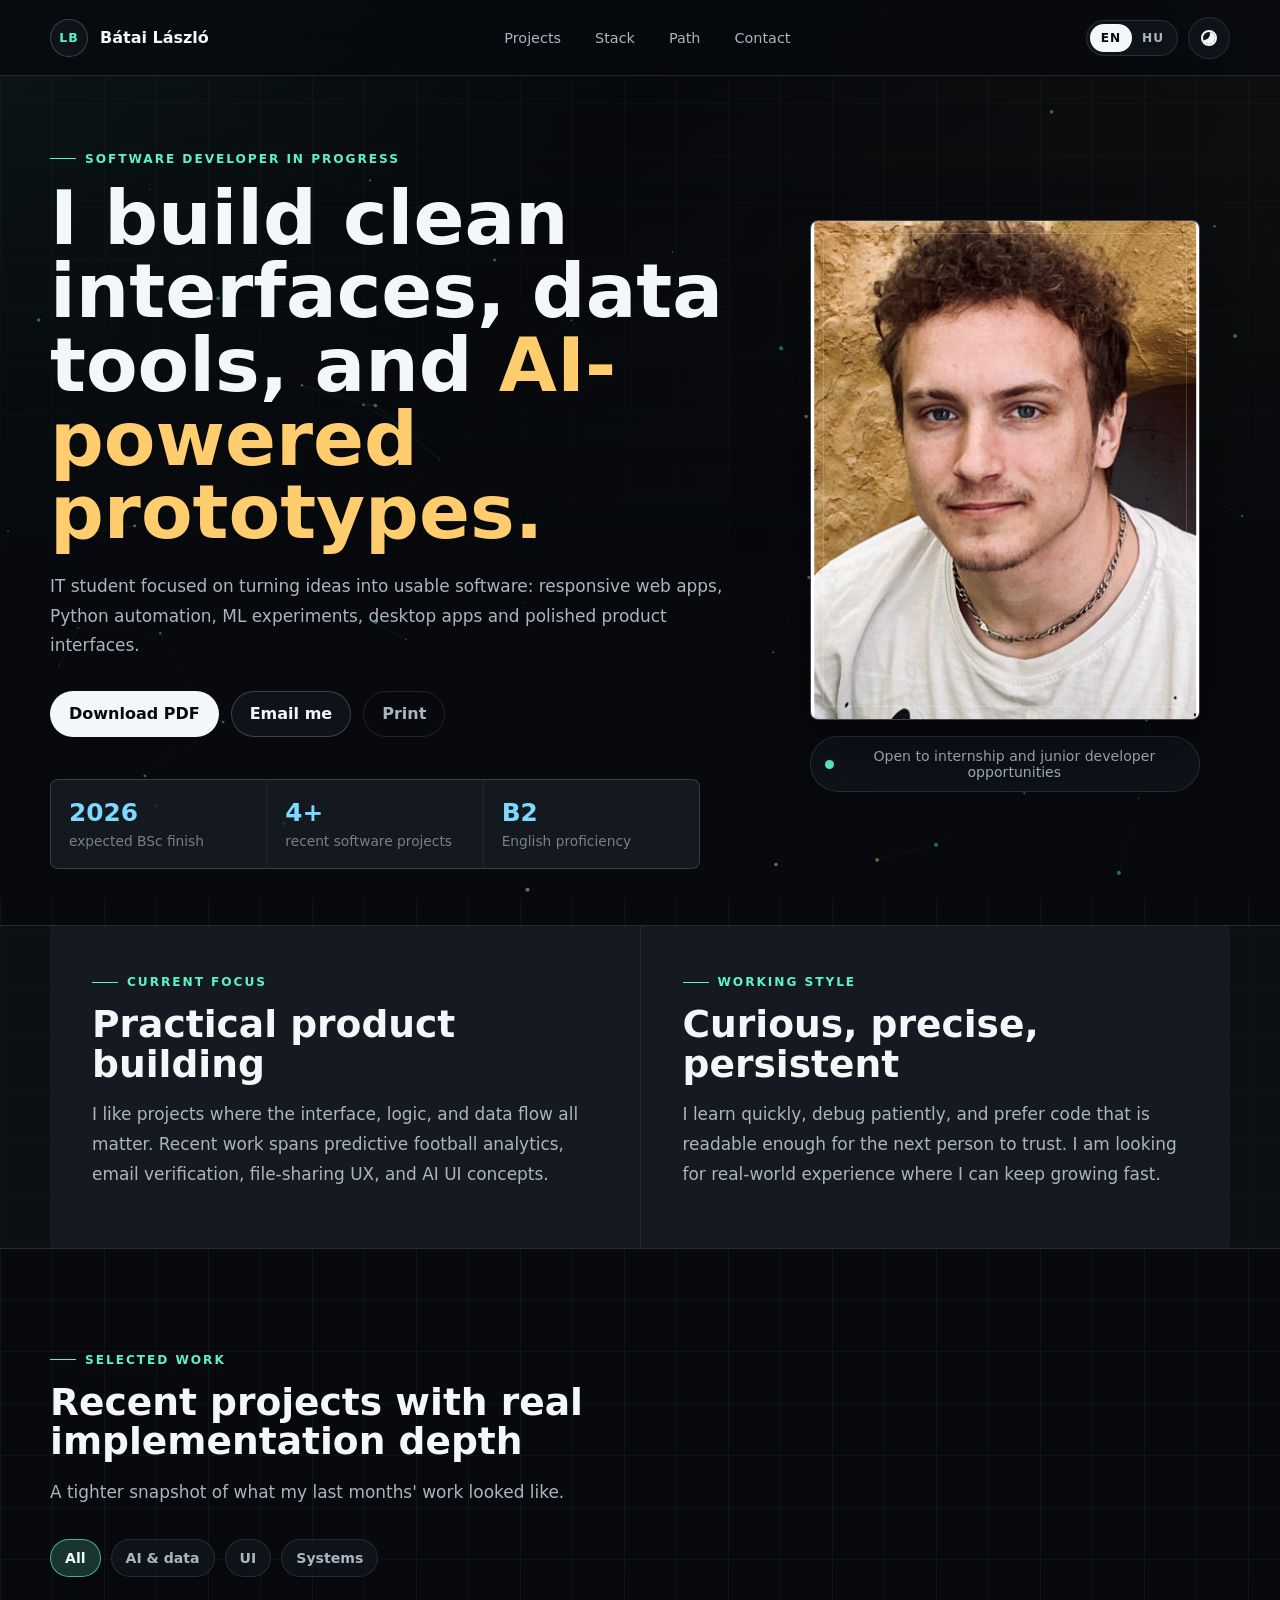
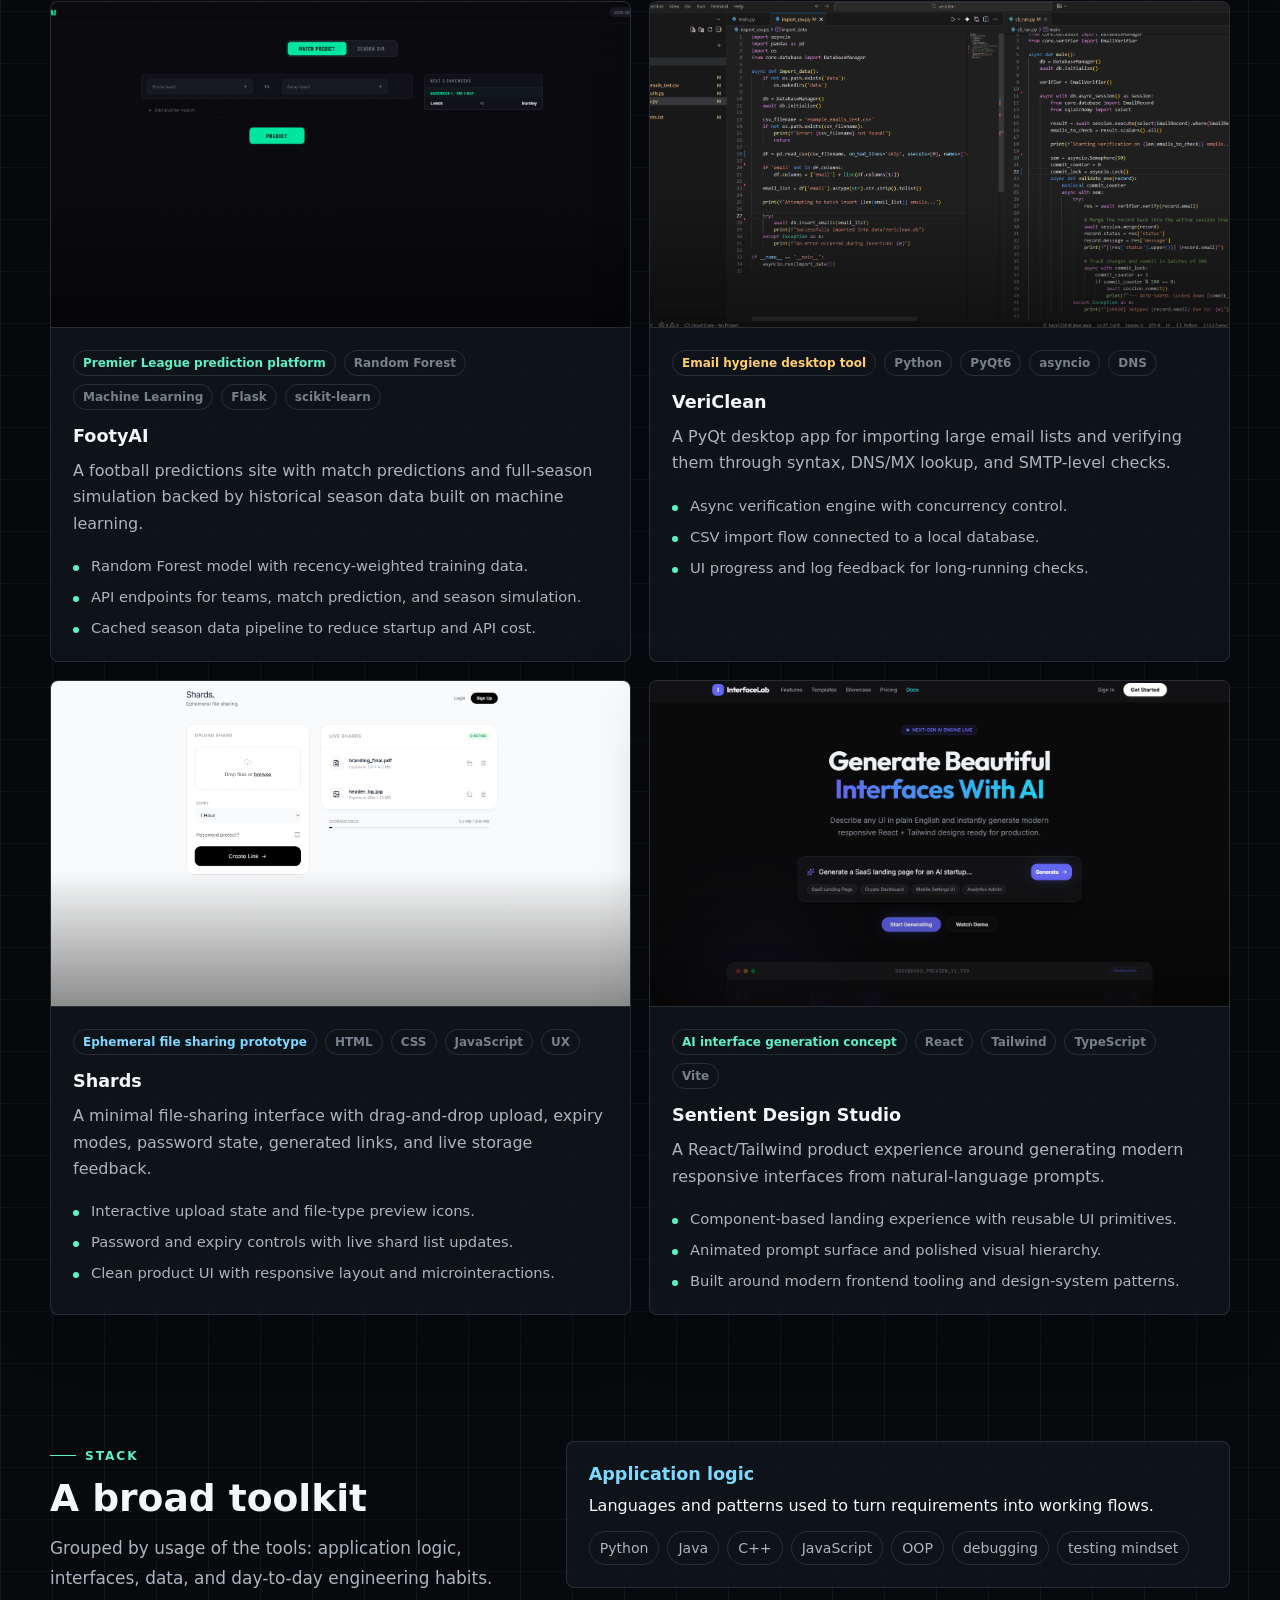
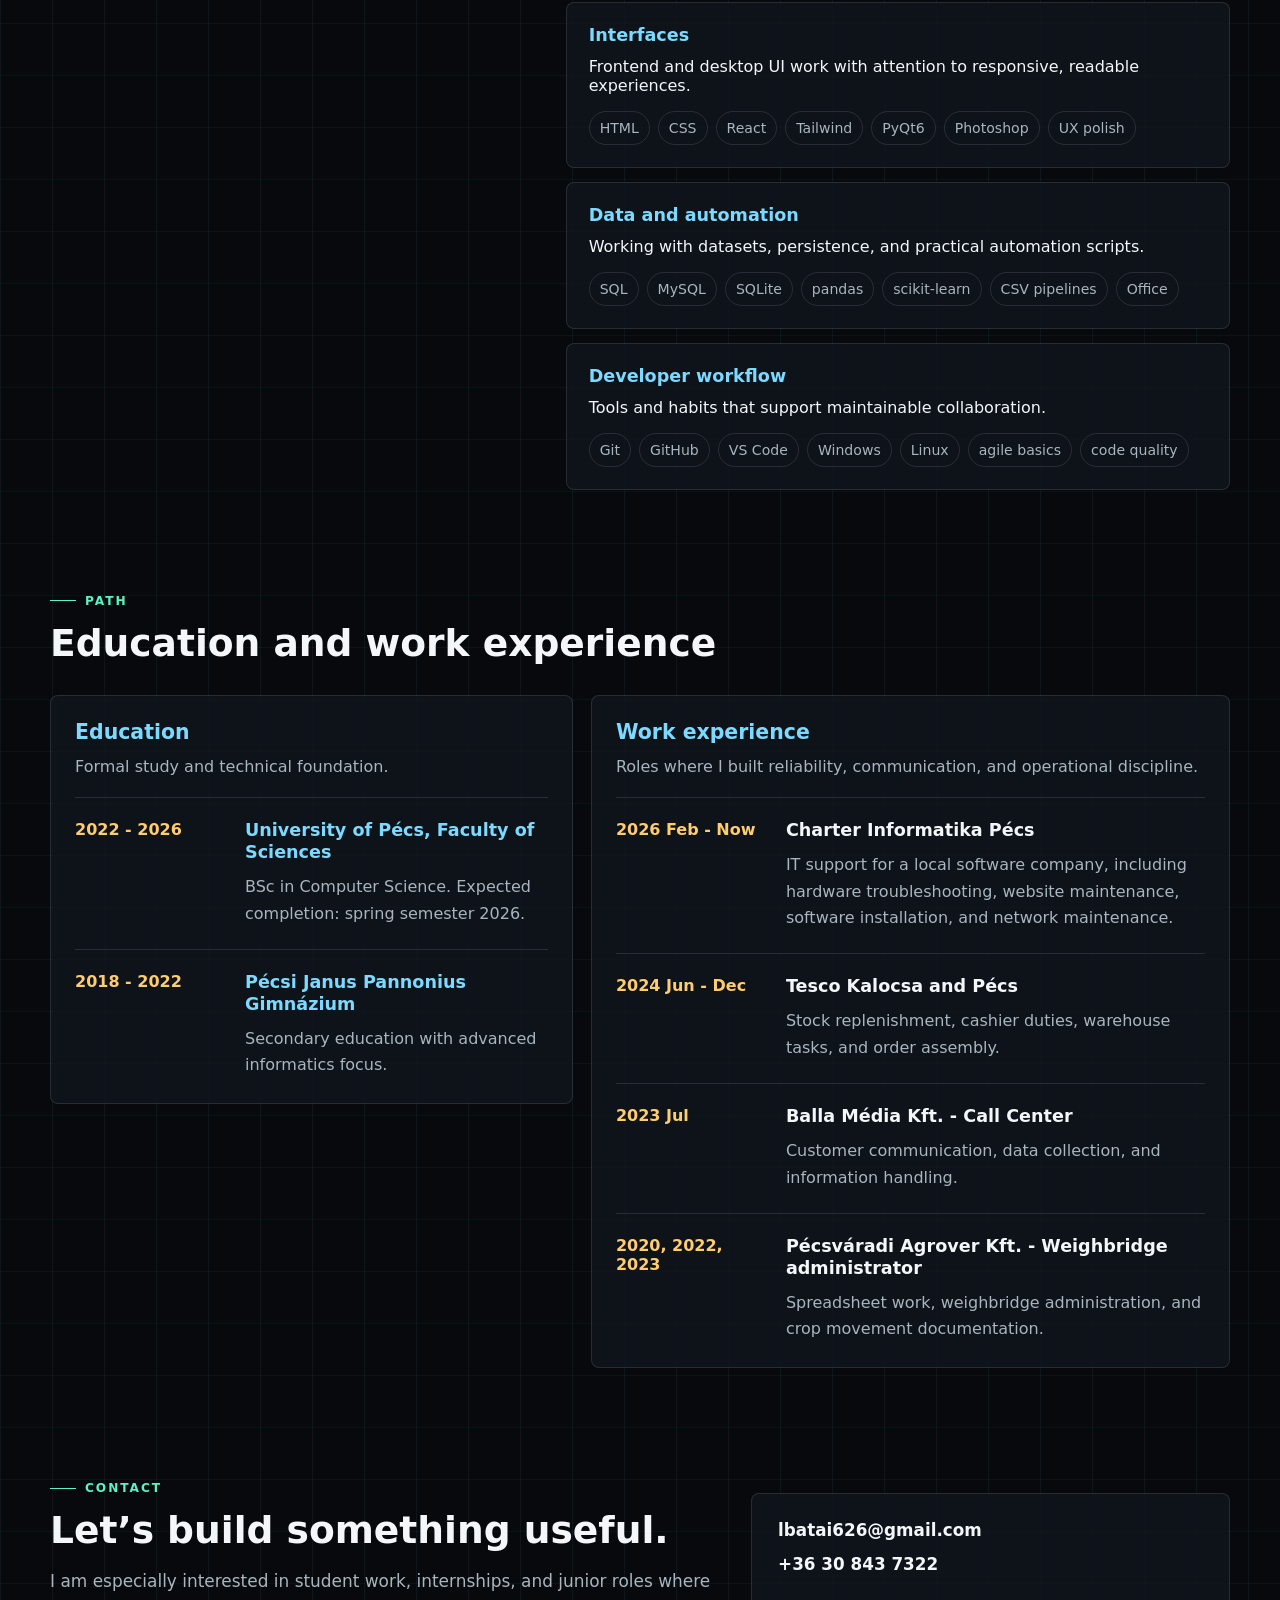
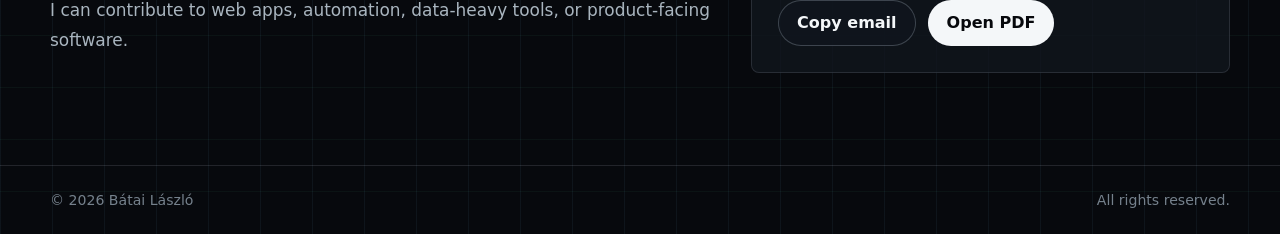
<file: index.html>
<!DOCTYPE html>
<html lang="en" data-theme="dark">
<head>
  <meta charset="UTF-8" />
  <meta name="viewport" content="width=device-width, initial-scale=1.0" />
  <meta name="description" content="Bátai László - software developer portfolio and CV." />
  <title>Bátai László | Software Developer CV</title>
  <link rel="stylesheet" href="style.css" />
</head>
<body>
  <canvas id="signal-field" aria-hidden="true"></canvas>
  <div class="scroll-progress" id="scroll-progress" aria-hidden="true"></div>

  <header class="site-header">
    <a class="brand" href="#top" aria-label="Back to top">
      <span class="brand-mark">LB</span>
      <span>Bátai László</span>
    </a>

    <nav class="site-nav" aria-label="Primary navigation">
      <a href="#work" data-i18n="navWork">Projects</a>
      <a href="#skills" data-i18n="navSkills">Stack</a>
      <a href="#timeline" data-i18n="navTimeline">Path</a>
      <a href="#contact" data-i18n="navContact">Contact</a>
    </nav>

    <div class="header-actions">
      <div class="language-switch" aria-label="Language">
        <button class="language-option is-active" type="button" data-lang="en">EN</button>
        <button class="language-option" type="button" data-lang="hu">HU</button>
      </div>
      <button class="icon-action" id="theme-toggle" type="button" aria-label="Switch color theme">
        <span class="theme-glyph" aria-hidden="true"></span>
      </button>
    </div>
  </header>

  <main id="top">
    <section class="hero section-shell">
      <div class="hero-copy reveal">
        <p class="eyebrow" data-i18n="heroEyebrow">Software developer in progress</p>
        <h1 data-i18n-html="heroTitle">I build clean interfaces, data tools, and AI-powered prototypes.</h1>
        <p class="hero-lead" data-i18n="heroLead">
          Programtervező informatikus student focused on turning ideas into usable software: responsive web apps, Python automation, ML experiments, and polished product interfaces.
        </p>

        <div class="hero-actions" aria-label="Main actions">
          <a class="button primary" href="Bátai László CV.pdf" download data-i18n="downloadPdf">Download PDF</a>
          <a class="button secondary" href="mailto:lbatai626@gmail.com" data-i18n="emailMe">Email me</a>
          <button class="button subtle" type="button" id="print-cv" data-i18n="printCv">Print</button>
        </div>

        <div class="signal-stats" aria-label="Profile highlights">
          <div>
            <strong>2026</strong>
            <span data-i18n="statGraduation">expected BSc finish</span>
          </div>
          <div>
            <strong>4+</strong>
            <span data-i18n="statProjects">recent software projects</span>
          </div>
          <div>
            <strong>B2</strong>
            <span data-i18n="statEnglish">English proficiency</span>
          </div>
        </div>
      </div>

      <div class="portrait-stage reveal" data-reveal-delay="120">
        <div class="portrait-frame">
          <img src="én.jpg" alt="Portrait of Bátai László" />
          <div class="portrait-scan" aria-hidden="true"></div>
        </div>
        <div class="status-line">
          <span class="pulse-dot" aria-hidden="true"></span>
          <span data-i18n="statusText">Open to internship and junior developer opportunities</span>
        </div>
      </div>
    </section>

    <section class="intro-band">
      <div class="section-shell intro-grid">
        <article class="intro-item reveal">
          <span class="section-kicker" data-i18n="focusOneKicker">Current focus</span>
          <h2 data-i18n="focusOneTitle">Practical product building</h2>
          <p data-i18n="focusOneText">I like projects where the interface, logic, and data flow all matter. Recent work spans predictive football analytics, email verification, file-sharing UX, and AI UI concepts.</p>
        </article>
        <article class="intro-item reveal" data-reveal-delay="80">
          <span class="section-kicker" data-i18n="focusTwoKicker">Working style</span>
          <h2 data-i18n="focusTwoTitle">Curious, precise, persistent</h2>
          <p data-i18n="focusTwoText">I learn quickly, debug patiently, and prefer code that is readable enough for the next person to trust. I am looking for real-world experience where I can keep growing fast.</p>
        </article>
      </div>
    </section>

    <section class="section-shell" id="work">
      <div class="section-heading reveal">
        <span class="section-kicker" data-i18n="projectsKicker">Selected work</span>
        <h2 data-i18n="projectsTitle">Recent projects with real implementation depth</h2>
        <p data-i18n="projectsLead">A tighter snapshot of what your last months say about your level now: not just coursework, but shipped-looking interfaces, APIs, ML logic, and desktop tooling.</p>
      </div>

      <div class="project-toolbar reveal" aria-label="Project filters">
        <button type="button" class="filter-chip is-active" data-filter="all" data-i18n="filterAll">All</button>
        <button type="button" class="filter-chip" data-filter="ai" data-i18n="filterAI">AI & data</button>
        <button type="button" class="filter-chip" data-filter="ui" data-i18n="filterUI">UI</button>
        <button type="button" class="filter-chip" data-filter="systems" data-i18n="filterSystems">Systems</button>
      </div>

      <div class="project-grid" id="project-grid" aria-live="polite"></div>
    </section>

    <section class="section-shell split-section" id="skills">
      <div class="section-heading sticky-heading reveal">
        <span class="section-kicker" data-i18n="skillsKicker">Stack</span>
        <h2 data-i18n="skillsTitle">A broad toolkit</h2>
        <p data-i18n="skillsLead">Grouped by how you actually use the tools: application logic, interfaces, data, and day-to-day engineering habits.</p>
      </div>
      <div class="skill-groups" id="skill-groups"></div>
    </section>

    <section class="section-shell timeline-section" id="timeline">
      <div class="section-heading reveal">
        <span class="section-kicker" data-i18n="timelineKicker">Path</span>
        <h2 data-i18n="timelineTitle">Education and work experience</h2>
      </div>
      <div class="timeline-groups" id="timeline-list"></div>
    </section>

    <section class="section-shell contact-section" id="contact">
      <div class="contact-copy reveal">
        <span class="section-kicker" data-i18n="contactKicker">Contact</span>
        <h2 data-i18n="contactTitle">Let’s build something useful.</h2>
        <p data-i18n="contactLead">I am especially interested in student work, internships, and junior roles where I can contribute to web apps, automation, data-heavy tools, or product-facing software.</p>
      </div>

      <div class="contact-panel reveal" data-reveal-delay="120">
        <a href="mailto:lbatai626@gmail.com">lbatai626@gmail.com</a>
        <a href="tel:+36308437322">+36 30 843 7322</a>
        <div class="contact-actions">
          <button class="button secondary" type="button" id="copy-email" data-i18n="copyEmail">Copy email</button>
          <a class="button primary" href="Bátai László CV.pdf" target="_blank" rel="noreferrer" data-i18n="openPdf">Open PDF</a>
        </div>
      </div>
    </section>
  </main>

  <footer class="site-footer">
    <span>© <span id="year"></span> Bátai László</span>
    <span data-i18n="footerText">2026</span>
  </footer>

  <div class="toast" id="toast" role="status" aria-live="polite"></div>
  <script src="script.js"></script>
</body>
</html>
</file>
<file: style.css>
:root {
  color-scheme: dark;
  --bg: #07090d;
  --bg-2: #0e1318;
  --surface: rgba(17, 23, 30, 0.78);
  --surface-solid: #11171e;
  --line: rgba(224, 239, 255, 0.12);
  --line-strong: rgba(224, 239, 255, 0.22);
  --text: #f4f7f9;
  --muted: #a9b5bf;
  --soft: #75818c;
  --accent: #5df2c2;
  --accent-2: #ffcc6e;
  --accent-3: #7cd9ff;
  --danger: #ff7a7a;
  --shadow: 0 24px 70px rgba(0, 0, 0, 0.35);
  --radius: 8px;
  --header-height: 76px;
  --max: 1180px;
}

[data-theme="light"] {
  color-scheme: light;
  --bg: #f7f8f8;
  --bg-2: #eef3f1;
  --surface: rgba(255, 255, 255, 0.82);
  --surface-solid: #ffffff;
  --line: rgba(24, 38, 44, 0.12);
  --line-strong: rgba(24, 38, 44, 0.22);
  --text: #11181d;
  --muted: #52606b;
  --soft: #71808c;
  --accent: #008f75;
  --accent-2: #ba7200;
  --accent-3: #007aaa;
  --shadow: 0 24px 60px rgba(37, 50, 55, 0.12);
}

* {
  box-sizing: border-box;
}

html {
  scroll-behavior: smooth;
}

body {
  min-width: 320px;
  width: 100%;
  margin: 0;
  font-family: Inter, ui-sans-serif, system-ui, -apple-system, BlinkMacSystemFont, "Segoe UI", sans-serif;
  background:
    linear-gradient(90deg, rgba(125, 217, 255, 0.06) 1px, transparent 1px),
    linear-gradient(0deg, rgba(93, 242, 194, 0.045) 1px, transparent 1px),
    var(--bg);
  background-size: 52px 52px, 52px 52px, auto;
  color: var(--text);
  overflow-x: clip;
}

body::before {
  position: fixed;
  inset: 0;
  z-index: -2;
  content: "";
  background:
    linear-gradient(180deg, rgba(7, 9, 13, 0.18), var(--bg) 68%),
    linear-gradient(120deg, rgba(93, 242, 194, 0.08), transparent 38%, rgba(255, 204, 110, 0.08));
  pointer-events: none;
}

a {
  color: inherit;
  text-decoration: none;
}

main {
  max-width: 100vw;
  overflow-x: hidden;
}

button,
a {
  -webkit-tap-highlight-color: transparent;
}

button {
  font: inherit;
}

img {
  display: block;
  max-width: 100%;
}

::selection {
  background: rgba(93, 242, 194, 0.32);
  color: var(--text);
}

#signal-field {
  position: fixed;
  inset: 0;
  z-index: -1;
  width: 100%;
  height: 100%;
  pointer-events: none;
  opacity: 0.68;
}

.scroll-progress {
  position: fixed;
  top: 0;
  left: 0;
  z-index: 40;
  width: 0;
  height: 2px;
  background: linear-gradient(90deg, var(--accent), var(--accent-2), var(--accent-3));
}

.site-header {
  position: sticky;
  top: 0;
  z-index: 30;
  display: grid;
  grid-template-columns: auto 1fr auto;
  gap: 24px;
  align-items: center;
  min-height: var(--header-height);
  width: 100%;
  max-width: 100vw;
  padding: 14px max(22px, calc((100vw - var(--max)) / 2));
  border-bottom: 1px solid var(--line);
  background: color-mix(in srgb, var(--bg) 78%, transparent);
  backdrop-filter: blur(20px);
}

.brand {
  display: inline-flex;
  align-items: center;
  gap: 12px;
  min-width: 0;
  font-weight: 760;
}

.brand-mark {
  display: grid;
  place-items: center;
  width: 38px;
  height: 38px;
  border: 1px solid var(--line-strong);
  border-radius: 50%;
  background: var(--surface);
  color: var(--accent);
  font-size: 0.78rem;
  letter-spacing: 0.08em;
}

.site-nav {
  display: flex;
  justify-content: center;
  gap: 6px;
}

.site-nav a {
  position: relative;
  padding: 10px 14px;
  border-radius: 999px;
  color: var(--muted);
  font-size: 0.9rem;
  transition: color 180ms ease, background 180ms ease;
}

.site-nav a:hover,
.site-nav a.is-active {
  background: var(--surface);
  color: var(--text);
}

.header-actions {
  display: inline-flex;
  align-items: center;
  gap: 10px;
}

.language-switch {
  display: inline-flex;
  padding: 3px;
  border: 1px solid var(--line);
  border-radius: 999px;
  background: var(--surface);
}

.language-option {
  min-width: 42px;
  padding: 7px 10px;
  border: 0;
  border-radius: 999px;
  background: transparent;
  color: var(--muted);
  cursor: pointer;
  font-size: 0.76rem;
  font-weight: 800;
  letter-spacing: 0.08em;
}

.language-option.is-active {
  background: var(--text);
  color: var(--bg);
}

.icon-action {
  display: grid;
  place-items: center;
  width: 42px;
  height: 42px;
  border: 1px solid var(--line);
  border-radius: 50%;
  background: var(--surface);
  color: var(--text);
  cursor: pointer;
}

.theme-glyph {
  width: 16px;
  height: 16px;
  border: 2px solid currentColor;
  border-radius: 50%;
  box-shadow: inset -5px -4px 0 0 currentColor;
}

[data-theme="light"] .theme-glyph {
  box-shadow: inset 5px 0 0 0 currentColor;
}

.section-shell {
  width: calc(100% - 44px);
  max-width: var(--max);
  margin: 0 auto;
}

.hero-copy,
.portrait-stage,
.section-heading,
.intro-item,
.project-card,
.skill-card,
.contact-copy,
.contact-panel {
  min-width: 0;
}

.hero {
  display: grid;
  grid-template-columns: minmax(0, 1.08fr) minmax(320px, 0.72fr);
  gap: 54px;
  align-items: center;
  min-height: calc(100vh - var(--header-height));
  padding: 68px 0 56px;
}

.hero-copy {
  max-width: 760px;
}

.eyebrow,
.section-kicker {
  display: inline-flex;
  align-items: center;
  gap: 9px;
  margin: 0 0 16px;
  color: var(--accent);
  font-size: 0.76rem;
  font-weight: 860;
  letter-spacing: 0.16em;
  text-transform: uppercase;
}

.eyebrow::before,
.section-kicker::before {
  width: 26px;
  height: 1px;
  background: currentColor;
  content: "";
}

h1,
h2,
h3,
p {
  margin-top: 0;
}

h1 {
  max-width: 840px;
  margin-bottom: 22px;
  font-size: 4.7rem;
  line-height: 0.98;
  letter-spacing: 0;
  overflow-wrap: normal;
  word-break: normal;
}

h1 span {
  color: var(--accent-2);
}

h2 {
  margin-bottom: 16px;
  font-size: 2.35rem;
  line-height: 1.05;
  letter-spacing: 0;
}

h3 {
  margin-bottom: 10px;
  font-size: 1.1rem;
  line-height: 1.25;
}

.hero-lead,
.section-heading p,
.intro-item p,
.contact-copy p {
  color: var(--muted);
  font-size: 1.06rem;
  line-height: 1.75;
  overflow-wrap: break-word;
}

.hero-lead {
  max-width: 680px;
}

.hero-actions,
.contact-actions {
  display: flex;
  flex-wrap: wrap;
  gap: 12px;
  margin-top: 30px;
}

.button {
  display: inline-flex;
  align-items: center;
  justify-content: center;
  min-height: 46px;
  padding: 0 18px;
  border: 1px solid transparent;
  border-radius: 999px;
  cursor: pointer;
  font-weight: 820;
  transition: transform 180ms ease, border-color 180ms ease, background 180ms ease, color 180ms ease;
}

.button:hover,
.filter-chip:hover,
.icon-action:hover {
  transform: translateY(-2px);
}

.button.primary {
  background: var(--text);
  color: var(--bg);
}

.button.secondary {
  border-color: var(--line-strong);
  background: var(--surface);
  color: var(--text);
}

.button.subtle {
  border-color: var(--line);
  background: transparent;
  color: var(--muted);
}

.signal-stats {
  display: grid;
  grid-template-columns: repeat(3, minmax(0, 1fr));
  gap: 1px;
  max-width: 650px;
  margin-top: 42px;
  overflow: hidden;
  border: 1px solid var(--line);
  border-radius: var(--radius);
  background: var(--line);
}

.signal-stats div {
  min-width: 0;
  padding: 18px;
  background: color-mix(in srgb, var(--surface-solid) 76%, transparent);
}

.signal-stats strong {
  display: block;
  margin-bottom: 4px;
  color: var(--accent-3);
  font-size: 1.55rem;
}

.signal-stats span {
  color: var(--soft);
  font-size: 0.86rem;
}

.portrait-stage {
  display: grid;
  justify-items: center;
  gap: 16px;
}

.portrait-frame {
  position: relative;
  width: min(390px, 100%);
  aspect-ratio: 0.78;
  overflow: hidden;
  border: 1px solid var(--line-strong);
  border-radius: var(--radius);
  background: var(--surface);
  box-shadow: var(--shadow);
  isolation: isolate;
}

.portrait-frame::before {
  position: absolute;
  inset: 12px;
  z-index: 2;
  border: 1px solid rgba(255, 255, 255, 0.18);
  border-radius: calc(var(--radius) - 2px);
  content: "";
  pointer-events: none;
}

.portrait-frame img {
  width: 100%;
  height: 100%;
  object-fit: cover;
  filter: saturate(0.9) contrast(1.04);
  transform: scale(1.02);
}

.portrait-scan {
  position: absolute;
  inset: 0;
  z-index: 3;
  background: repeating-linear-gradient(180deg, transparent 0 8px, rgba(124, 217, 255, 0.09) 9px);
  mix-blend-mode: screen;
  opacity: 0.34;
  animation: scan 7s linear infinite;
}

@keyframes scan {
  from {
    transform: translateY(-16px);
  }
  to {
    transform: translateY(16px);
  }
}

.status-line {
  display: inline-flex;
  align-items: center;
  gap: 10px;
  max-width: 390px;
  padding: 11px 14px;
  border: 1px solid var(--line);
  border-radius: 999px;
  background: var(--surface);
  color: var(--muted);
  font-size: 0.88rem;
  text-align: center;
}

.pulse-dot {
  width: 9px;
  height: 9px;
  border-radius: 50%;
  background: var(--accent);
  box-shadow: 0 0 0 0 rgba(93, 242, 194, 0.5);
  animation: pulse 1.8s ease-out infinite;
  flex: 0 0 auto;
}

@keyframes pulse {
  to {
    box-shadow: 0 0 0 12px rgba(93, 242, 194, 0);
  }
}

.intro-band {
  border-block: 1px solid var(--line);
  background: color-mix(in srgb, var(--bg-2) 78%, transparent);
}

.intro-grid {
  display: grid;
  grid-template-columns: repeat(2, minmax(0, 1fr));
  gap: 1px;
  background: var(--line);
}

.intro-item {
  padding: 42px;
  background: color-mix(in srgb, var(--surface-solid) 78%, transparent);
}

.section-heading {
  max-width: 760px;
  padding-top: 96px;
  margin-bottom: 32px;
}

.project-toolbar {
  display: flex;
  flex-wrap: wrap;
  gap: 10px;
  margin-bottom: 24px;
}

.filter-chip {
  padding: 10px 14px;
  border: 1px solid var(--line);
  border-radius: 999px;
  background: var(--surface);
  color: var(--muted);
  cursor: pointer;
  font-size: 0.88rem;
  font-weight: 780;
  transition: transform 180ms ease, color 180ms ease, background 180ms ease, border-color 180ms ease;
}

.filter-chip.is-active {
  border-color: color-mix(in srgb, var(--accent) 60%, var(--line));
  background: color-mix(in srgb, var(--accent) 15%, var(--surface));
  color: var(--text);
}

.project-grid {
  display: grid;
  grid-template-columns: repeat(2, minmax(0, 1fr));
  gap: 18px;
}

.project-card {
  position: relative;
  min-width: 0;
  overflow: hidden;
  border: 1px solid var(--line);
  border-radius: var(--radius);
  background: var(--surface);
  box-shadow: 0 18px 60px rgba(0, 0, 0, 0.16);
  transform-style: preserve-3d;
  transition: transform 180ms ease, border-color 180ms ease, background 180ms ease, opacity 220ms ease;
}

.project-card:hover {
  border-color: var(--line-strong);
}

.project-card.is-hidden {
  display: none;
}

.project-visual {
  position: relative;
  aspect-ratio: 16 / 9;
  overflow: hidden;
  border-bottom: 1px solid var(--line);
  background: var(--bg-2);
}

.project-visual img {
  width: 100%;
  height: 100%;
  object-fit: cover;
  transform: scale(1.01);
  transition: transform 480ms ease;
}

.project-card:hover .project-visual img {
  transform: scale(1.055);
}

.project-visual::after {
  position: absolute;
  inset: auto 0 0;
  height: 42%;
  background: linear-gradient(180deg, transparent, rgba(0, 0, 0, 0.44));
  content: "";
}

.project-body {
  padding: 22px;
}

.project-meta {
  display: flex;
  flex-wrap: wrap;
  gap: 8px;
  margin-bottom: 16px;
}

.tag {
  display: inline-flex;
  align-items: center;
  min-height: 26px;
  padding: 0 9px;
  border: 1px solid var(--line);
  border-radius: 999px;
  color: var(--soft);
  font-size: 0.75rem;
  font-weight: 760;
}

.project-card:nth-child(3n + 1) .tag:first-child {
  color: var(--accent);
}

.project-card:nth-child(3n + 2) .tag:first-child {
  color: var(--accent-2);
}

.project-card:nth-child(3n + 3) .tag:first-child {
  color: var(--accent-3);
}

.project-body p {
  margin-bottom: 18px;
  color: var(--muted);
  line-height: 1.65;
}

.project-points {
  display: grid;
  gap: 9px;
  padding: 0;
  margin: 0;
  list-style: none;
}

.project-points li {
  position: relative;
  padding-left: 18px;
  color: var(--muted);
  font-size: 0.92rem;
  line-height: 1.5;
}

.project-points li::before {
  position: absolute;
  top: 0.68em;
  left: 0;
  width: 6px;
  height: 6px;
  border-radius: 50%;
  background: var(--accent);
  content: "";
}

.split-section {
  display: grid;
  grid-template-columns: 0.82fr 1.18fr;
  gap: 54px;
  align-items: start;
  padding-top: 30px;
}

.sticky-heading {
  position: sticky;
  top: calc(var(--header-height) + 34px);
}

.skill-groups {
  display: grid;
  gap: 14px;
  padding-top: 96px;
}

.skill-card {
  border: 1px solid var(--line);
  border-radius: var(--radius);
  background: var(--surface);
  padding: 22px;
}

.skill-card h3 {
  color: var(--accent-3);
}

.skill-list {
  display: flex;
  flex-wrap: wrap;
  gap: 8px;
  padding: 0;
  margin: 16px 0 0;
  list-style: none;
}

.skill-list li {
  padding: 8px 10px;
  border: 1px solid var(--line);
  border-radius: 999px;
  color: var(--muted);
  font-size: 0.88rem;
}

.timeline-section {
  padding-bottom: 24px;
}

.timeline-groups {
  display: grid;
  grid-template-columns: 0.9fr 1.1fr;
  gap: 18px;
  align-items: start;
}

.timeline-group {
  min-width: 0;
  padding: 24px;
  border: 1px solid var(--line);
  border-radius: var(--radius);
  background: var(--surface);
}

.timeline-group-heading {
  padding-bottom: 18px;
}

.timeline-group-heading h3 {
  margin-bottom: 8px;
  color: var(--accent-3);
  font-size: 1.28rem;
}

.timeline-group-heading p {
  margin-bottom: 0;
  color: var(--muted);
  line-height: 1.6;
}

.timeline {
  display: grid;
  gap: 0;
}

.timeline-item {
  display: grid;
  grid-template-columns: 150px 1fr;
  gap: 20px;
  padding: 22px 0;
  border-top: 1px solid var(--line);
}

.timeline-item:last-child {
  padding-bottom: 0;
}

.timeline-date {
  color: var(--accent-2);
  font-weight: 820;
}

.timeline-content p {
  margin-bottom: 0;
  color: var(--muted);
  line-height: 1.65;
}

.timeline-content a {
  color: var(--accent-3);
}

.contact-section {
  display: grid;
  grid-template-columns: 1fr 0.72fr;
  gap: 36px;
  align-items: end;
  padding: 82px 0 92px;
}

.contact-panel {
  display: grid;
  gap: 14px;
  padding: 26px;
  border: 1px solid var(--line);
  border-radius: var(--radius);
  background: var(--surface);
}

.contact-panel > a {
  overflow-wrap: anywhere;
  color: var(--text);
  font-size: 1.05rem;
  font-weight: 780;
}

.contact-actions {
  margin-top: 12px;
}

.site-footer {
  display: flex;
  flex-wrap: wrap;
  justify-content: space-between;
  gap: 12px;
  padding: 26px max(22px, calc((100vw - var(--max)) / 2));
  border-top: 1px solid var(--line);
  color: var(--soft);
  font-size: 0.88rem;
}

.toast {
  position: fixed;
  right: 18px;
  bottom: 18px;
  z-index: 50;
  max-width: min(360px, calc(100vw - 36px));
  padding: 12px 15px;
  border: 1px solid var(--line-strong);
  border-radius: var(--radius);
  background: var(--surface-solid);
  color: var(--text);
  box-shadow: var(--shadow);
  opacity: 0;
  transform: translateY(12px);
  transition: opacity 180ms ease, transform 180ms ease;
  pointer-events: none;
}

.toast.is-visible {
  opacity: 1;
  transform: translateY(0);
}

.reveal {
  opacity: 0;
  transform: translateY(22px);
  transition: opacity 700ms ease, transform 700ms ease;
  transition-delay: var(--reveal-delay, 0ms);
}

.reveal.is-visible {
  opacity: 1;
  transform: translateY(0);
}

@media (max-width: 980px) {
  .site-header {
    grid-template-columns: auto auto;
    justify-content: space-between;
  }

  .site-nav {
    display: none;
  }

  .hero,
  .split-section,
  .contact-section {
    grid-template-columns: 1fr;
  }

  .hero {
    min-height: auto;
    padding-top: 54px;
  }

  h1 {
    font-size: 3.6rem;
  }

  h2 {
    font-size: 2rem;
  }

  .portrait-stage {
    justify-items: start;
  }

  .portrait-frame,
  .status-line {
    max-width: 420px;
  }

  .sticky-heading {
    position: static;
  }

  .skill-groups {
    padding-top: 0;
  }
}

@media (max-width: 760px) {
  :root {
    --header-height: 68px;
  }

  .site-header {
    padding-inline: 16px;
    gap: 12px;
  }

  .header-actions {
    min-width: 0;
    gap: 7px;
  }

  .brand span:last-child {
    display: none;
  }

  .section-shell {
    width: calc(100% - 32px);
  }

  .hero {
    gap: 36px;
    padding: 42px 0;
  }

  h1 {
    font-size: 1.72rem;
    line-height: 1.12;
    max-width: calc(100vw - 32px);
  }

  .hero-copy,
  .hero-lead {
    width: 100%;
    max-width: calc(100vw - 32px);
  }

  .hero-lead,
  .section-heading p,
  .intro-item p,
  .contact-copy p {
    font-size: 1rem;
  }

  .signal-stats,
  .intro-grid,
  .project-grid,
  .timeline-groups {
    grid-template-columns: 1fr;
  }

  .signal-stats div,
  .intro-item {
    padding: 20px;
  }

  .section-heading {
    padding-top: 70px;
  }

  .project-body,
  .skill-card,
  .timeline-group,
  .contact-panel {
    padding: 18px;
  }

  .timeline-item {
    grid-template-columns: 1fr;
    gap: 8px;
  }

  .hero-actions .button,
  .contact-actions .button {
    width: 100%;
  }
}

@media (max-width: 430px) {
  h1 {
    font-size: 1.58rem;
  }

  h2 {
    font-size: 1.68rem;
  }

  .language-option {
    min-width: 36px;
    padding-inline: 7px;
    font-size: 0.72rem;
  }

  .icon-action {
    width: 36px;
    height: 36px;
  }

  .brand-mark {
    width: 36px;
    height: 36px;
  }
}

@media (prefers-reduced-motion: reduce) {
  *,
  *::before,
  *::after {
    scroll-behavior: auto !important;
    animation-duration: 0.01ms !important;
    animation-iteration-count: 1 !important;
    transition-duration: 0.01ms !important;
  }

  #signal-field {
    display: none;
  }
}

@media print {
  #signal-field,
  .scroll-progress,
  .site-header,
  .hero-actions,
  .project-toolbar,
  .contact-actions,
  .toast {
    display: none !important;
  }

  body {
    background: #fff;
    color: #111;
  }

  .section-shell {
    width: 100%;
  }

  .hero,
  .split-section,
  .contact-section,
  .project-grid {
    display: block;
  }

  .project-card,
  .skill-card,
  .contact-panel {
    break-inside: avoid;
    box-shadow: none;
  }
}
</file>
